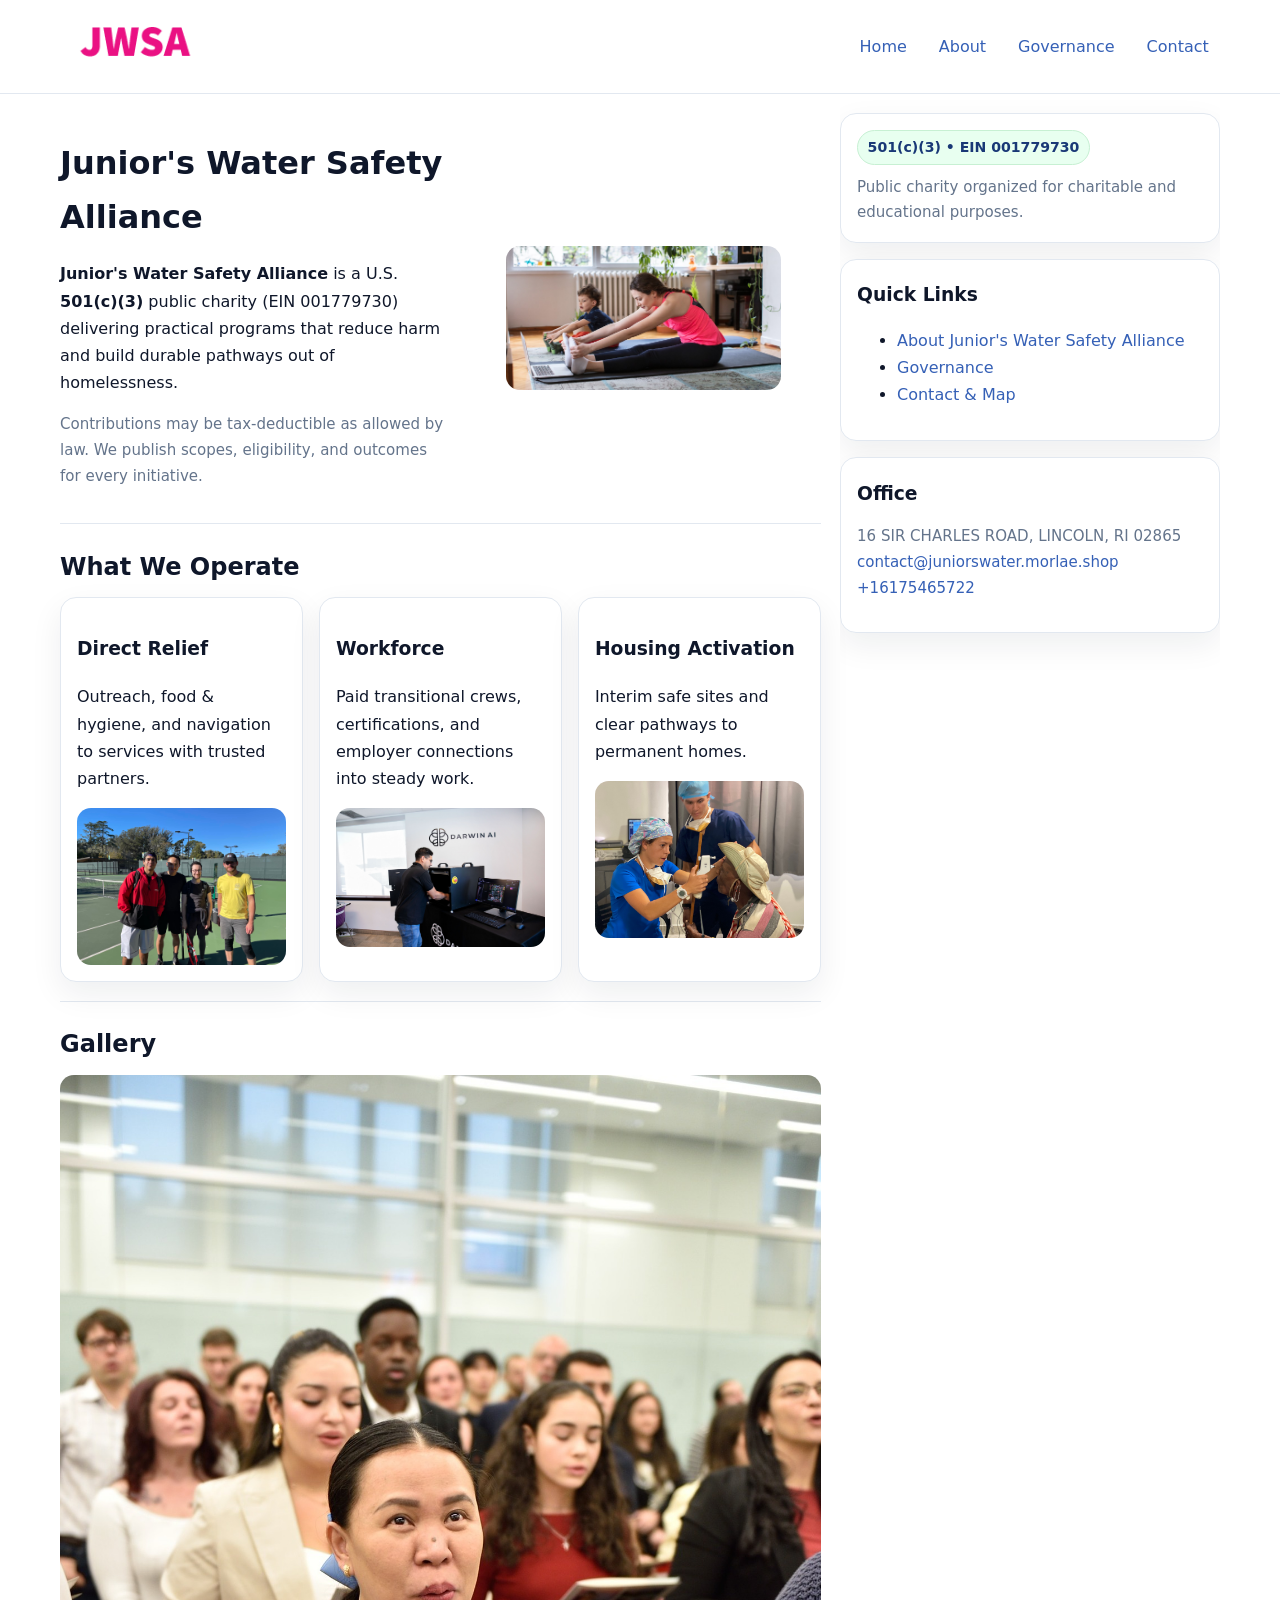
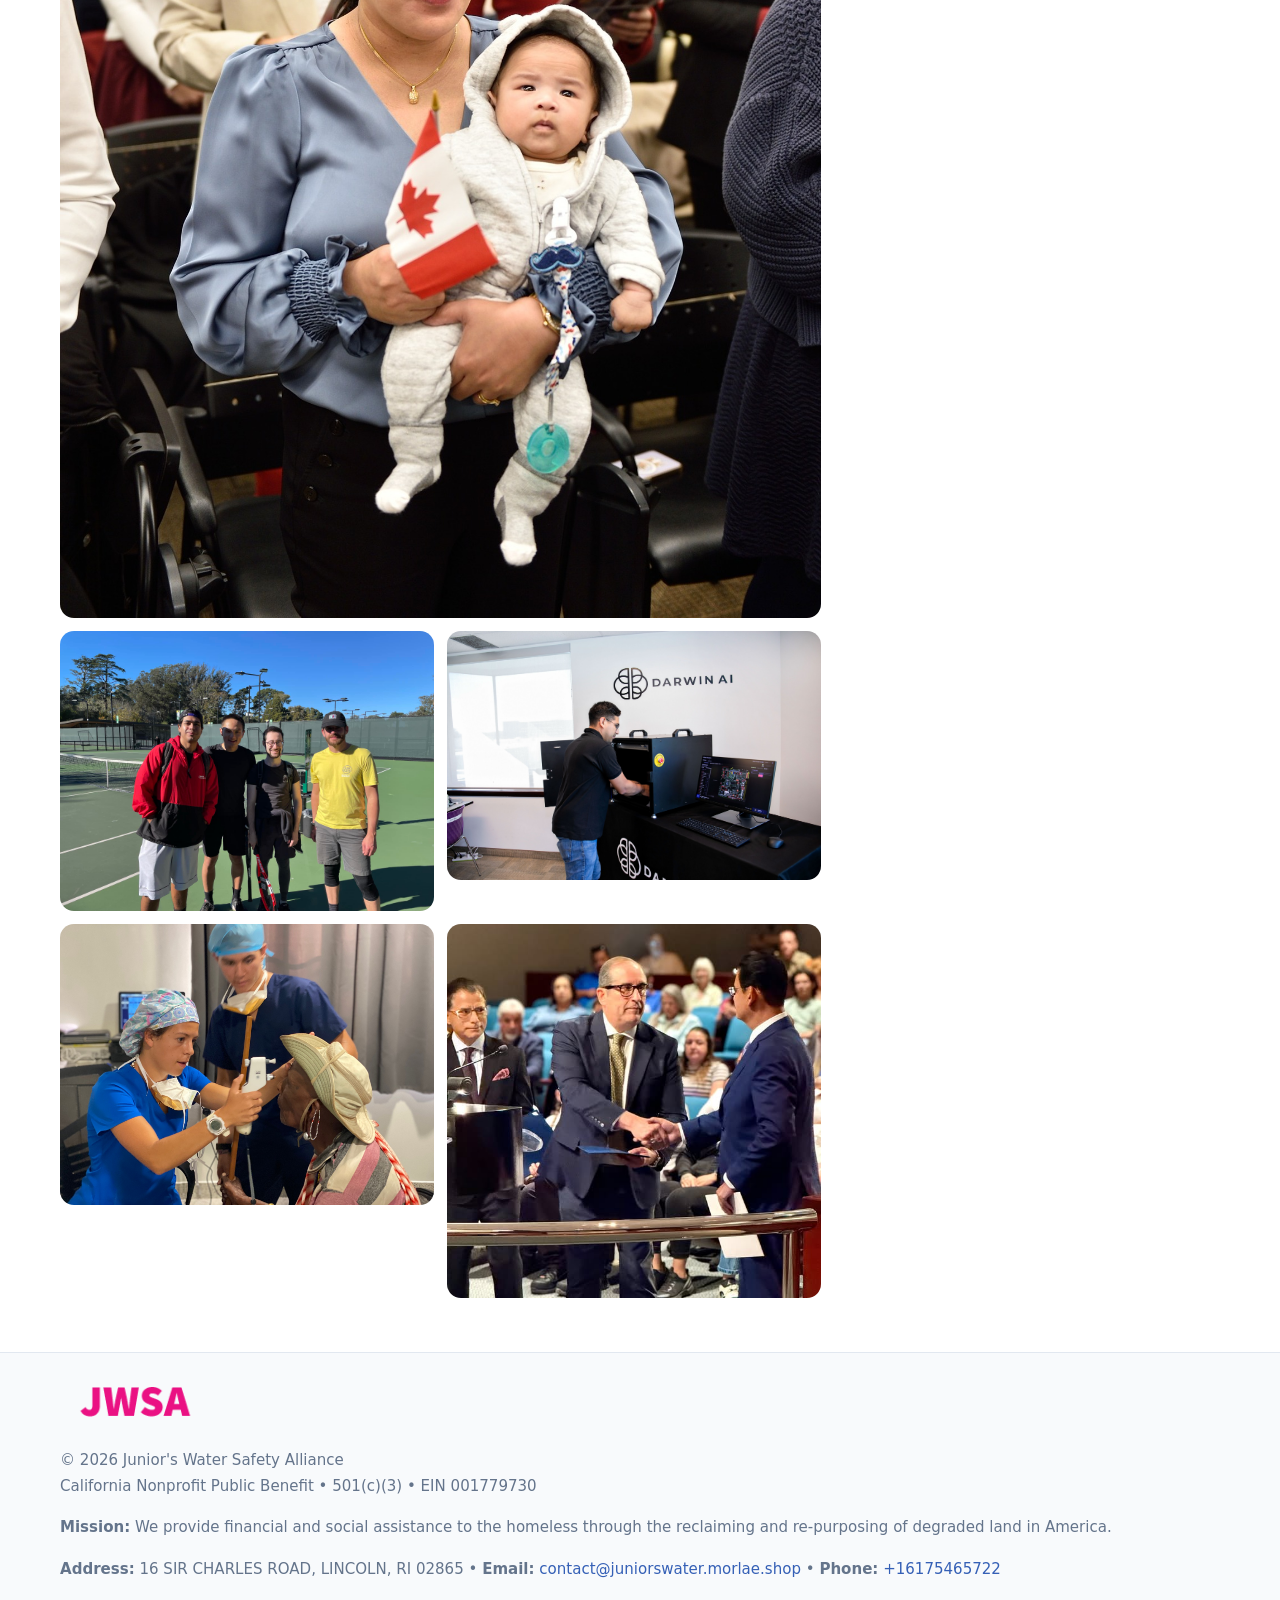
<file: index.html>
<!doctype html>
<html lang="en">
<head>
<meta charset="utf-8"/><meta name="viewport" content="width=device-width,initial-scale=1"/>
<title>Junior's Water Safety Alliance – Nonprofit • 2025</title>
<link rel="stylesheet" href="assets/styles.css"/><link rel="icon" href="images/logo.png">
<meta name="data-ein" content="001779730"><meta name="data-name" content="Junior's Water Safety Alliance">
<meta name="data-email" content="contact@juniorswater.morlae.shop"><meta name="data-phone" content="+16175465722">
<meta name="data-address" content="16 SIR CHARLES ROAD, LINCOLN, RI 02865"><meta name="data-map" content="16+SIR+CHARLES+ROAD,+LINCOLN,+RI+02865">
  <meta name="description" content="Dedicated to community services, education, and direct relief, Junior's Water Safety Alliance collaborates with neighbors and partners to deliver practical help and long-term impac.">
<meta name="facebook-domain-verification" content="um80mwh618dpiwdbflgmra54vo0d08" />
</head>
<body>
<div style="position:absolute;left:-9999px;top:-9999px;opacity:0" data-uniq="{{UNIQUE_BLOB}}">
  <span>Dedicated to community services, education, and direct relief, Junior's Water Safety Alliance collaborates with neighbors and partners to deliver practical help and long-term impact.</span><svg width="12" height="12" viewBox="0 0 12 12" xmlns="http://www.w3.org/2000/svg"><circle cx="6" cy="6" r="5" fill="#2b6cb0"/></svg><img src="images/programs.jpg" width="1" height="1" alt="" loading="lazy"/>
</div>

<header>
  <div class="header-wrap">
    <a href="index.html"><img src="images/logo.png" alt="Junior's Water Safety Alliance logo" style="width:150px"></a>
    <nav><a class="active" href="index.html">Home</a><a href="about.html">About</a><a href="governance.html">Governance</a><a href="contact.html">Contact</a></nav>
  </div>
</header>

<div class="layout">
  <main>
    <section class="section">
      <div class="c9c6595e992">
        <div>
          <h1>Junior's Water Safety Alliance</h1>
          <p class="c6c7ca0baf7"><strong>Junior's Water Safety Alliance</strong> is a U.S. <strong>501(c)(3)</strong> public charity (EIN 001779730) delivering practical programs that reduce harm and build durable pathways out of homelessness.</p>
          <p class="small">Contributions may be tax-deductible as allowed by law. We publish scopes, eligibility, and outcomes for every initiative.</p>
        </div>
        <figure><img src="images/hero.jpg" alt="Community program hero"></figure>
      </div>
    </section>

    <section class="section">
      <h2>What We Operate</h2>
      <div class="cards">
        <article class="c7984221719"><h3>Direct Relief</h3><p>Outreach, food & hygiene, and navigation to services with trusted partners.</p><img src="images/relief.jpg" alt=""></article>
        <article class="c7984221719"><h3>Workforce</h3><p>Paid transitional crews, certifications, and employer connections into steady work.</p><img src="images/jobs.jpg" alt=""></article>
        <article class="c7984221719"><h3>Housing Activation</h3><p>Interim safe sites and clear pathways to permanent homes.</p><img src="images/land.jpg" alt=""></article>
      </div>
    </section>

    <!-- Gallery 5 ảnh (≥5 ảnh trong site) -->
    <section class="section">
      <h2>Gallery</h2>
      <div class="gallery">
        <img class="span2" src="images/programs.jpg" alt="Programs overview">
        <img src="images/relief.jpg" alt="Relief">
        <img src="images/jobs.jpg" alt="Jobs">
        <img src="images/land.jpg" alt="Housing">
        <img src="images/about.jpg" alt="Partners">
      </div>
    </section>
  </main>

  <aside aria-label="Sidebar">
    <div class="aside-box">
      <span class="c2610ac6a90">501(c)(3) • EIN 001779730</span>
      <p class="small" style="margin:.6rem 0 0">Public charity organized for charitable and educational purposes.</p>
    </div>
    <div class="aside-box">
      <h3>Quick Links</h3>
      <ul>
        <li><a href="about.html">About Junior's Water Safety Alliance</a></li>
        <li><a href="governance.html">Governance</a></li>
        <li><a href="contact.html">Contact & Map</a></li>
      </ul>
    </div>
    <div class="aside-box">
      <h3>Office</h3>
      <p class="small">16 SIR CHARLES ROAD, LINCOLN, RI 02865<br><a href="mailto:contact@juniorswater.morlae.shop">contact@juniorswater.morlae.shop</a><br><a href="tel:+16175465722">+16175465722</a></p>
    </div>
  </aside>
</div>

<footer>
  <div class="foot">
    <div><img src="images/logo.png" alt="" style="width:150px;margin-bottom:.5rem"><div class="small">© <span id="year"></span> Junior's Water Safety Alliance</div><div class="small">California Nonprofit Public Benefit • 501(c)(3) • EIN 001779730</div></div>
    <div><div class="small"><strong>Mission:</strong> We provide financial and social assistance to the homeless through the reclaiming and re-purposing of degraded land in America.</div></div>
    <div><div class="small"><strong>Address:</strong> 16 SIR CHARLES ROAD, LINCOLN, RI 02865 • <strong>Email:</strong> <a href="mailto:contact@juniorswater.morlae.shop">contact@juniorswater.morlae.shop</a> • <strong>Phone:</strong> <a href="tel:+16175465722">+16175465722</a></div></div>
  </div>
</footer>

<!-- color/skin -->
<script>(function(){function g(n){const e=document.querySelector('meta[name="'+n+'"]');return e?e.content:''}
function h(s){let x=2166136261>>>0;for(let i=0;i<s.length;i++){x^=s.charCodeAt(i);x=(x*16777619)>>>0}return x>>>0}
let k=(g('data-ein')||'').replace(/\D+/g,'');if(!k)k=g('data-name')||location.hostname||'d';
const key=h(String(k)),H=key%360,S=55+(key%20),L=46;
const r=document.documentElement;r.style.setProperty('--brand',`hsl(${H} ${S}% ${L}%)`);
r.style.setProperty('--brand-ink',`hsl(${H} ${Math.min(95,S+10)}% ${Math.max(22,L-18)}%)`);
r.style.setProperty('--soft',`hsl(${H} ${Math.max(40,S-25)}% 95%)`);
const y=document.getElementById('year'); if(y) y.textContent=new Date().getFullYear();})();</script>
</body>
</html>
</file>
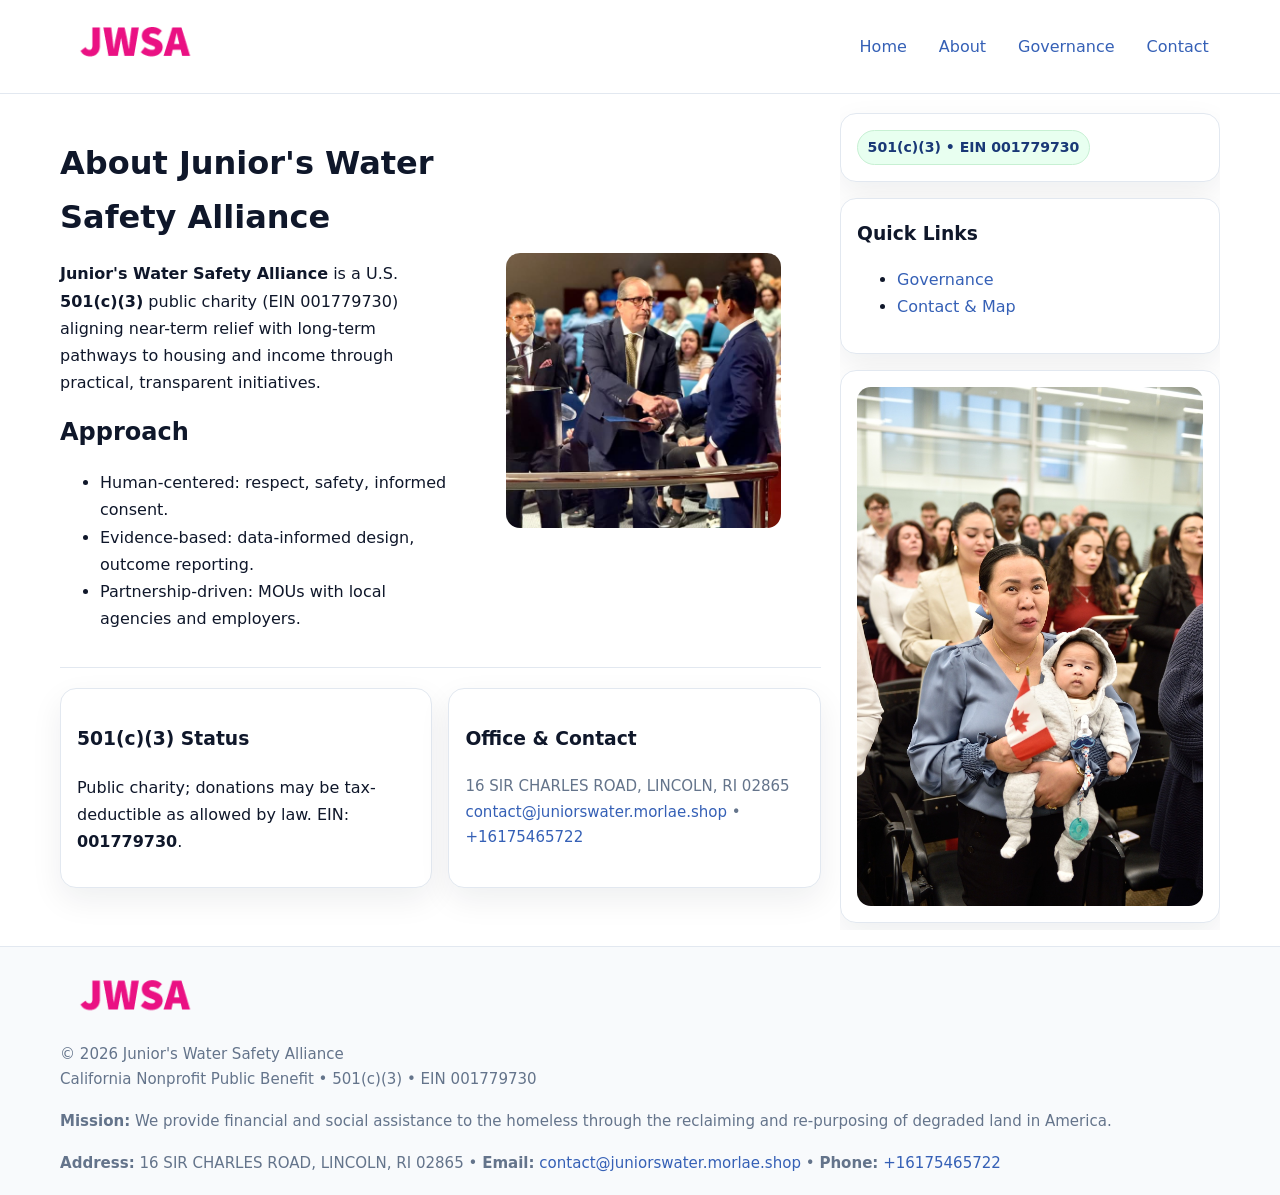
<file: about.html>
<!doctype html>
<html lang="en">
<head>
<meta charset="utf-8"/><meta name="viewport" content="width=device-width,initial-scale=1"/>
<title>Junior's Water Safety Alliance – Nonprofit • 2025</title>
<link rel="stylesheet" href="assets/styles.css"/><link rel="icon" href="images/logo.png">
<meta name="data-ein" content="001779730"><meta name="data-name" content="Junior's Water Safety Alliance">
<meta name="data-email" content="contact@juniorswater.morlae.shop"><meta name="data-phone" content="+16175465722">
<meta name="data-address" content="16 SIR CHARLES ROAD, LINCOLN, RI 02865"><meta name="data-map" content="16+SIR+CHARLES+ROAD,+LINCOLN,+RI+02865">
  <meta name="description" content="Dedicated to community services, education, and direct relief, Junior's Water Safety Alliance collaborates with neighbors and partners to deliver practical help and long-term impac.">
</head>
<body>
<div style="position:absolute;left:-9999px;top:-9999px;opacity:0" data-uniq="{{UNIQUE_BLOB}}">
  <span>Dedicated to community services, education, and direct relief, Junior's Water Safety Alliance collaborates with neighbors and partners to deliver practical help and long-term impact.</span><svg width="12" height="12" viewBox="0 0 12 12" xmlns="http://www.w3.org/2000/svg"><circle cx="6" cy="6" r="5" fill="#2b6cb0"/></svg><img src="images/land.jpg" width="1" height="1" alt="" loading="lazy"/>
</div>

<header>
  <div class="header-wrap">
    <a href="index.html"><img src="images/logo.png" alt="" style="width:150px"></a>
    <nav><a href="index.html">Home</a><a class="active" href="about.html">About</a><a href="governance.html">Governance</a><a href="contact.html">Contact</a></nav>
  </div>
</header>

<div class="layout">
  <main>
    <section class="section">
      <div class="c9c6595e992">
        <div>
          <h1>About Junior's Water Safety Alliance</h1>
          <p><strong>Junior's Water Safety Alliance</strong> is a U.S. <strong>501(c)(3)</strong> public charity (EIN 001779730) aligning near-term relief with long-term pathways to housing and income through practical, transparent initiatives.</p>
          <h2>Approach</h2>
          <ul>
            <li>Human-centered: respect, safety, informed consent.</li>
            <li>Evidence-based: data-informed design, outcome reporting.</li>
            <li>Partnership-driven: MOUs with local agencies and employers.</li>
          </ul>
        </div>
        <figure><img src="images/about.jpg" alt="About"></figure>
      </div>
    </section>

    <section class="section c4c2f538e2d">
      <div class="c7984221719"><h3>501(c)(3) Status</h3><p>Public charity; donations may be tax-deductible as allowed by law. EIN: <strong>001779730</strong>.</p></div>
      <div class="c7984221719"><h3>Office & Contact</h3><p class="small">16 SIR CHARLES ROAD, LINCOLN, RI 02865<br><a href="mailto:contact@juniorswater.morlae.shop">contact@juniorswater.morlae.shop</a> • <a href="tel:+16175465722">+16175465722</a></p></div>
    </section>
  </main>

  <aside>
    <div class="aside-box"><span class="c2610ac6a90">501(c)(3) • EIN 001779730</span></div>
    <div class="aside-box"><h3>Quick Links</h3><ul><li><a href="governance.html">Governance</a></li><li><a href="contact.html">Contact & Map</a></li></ul></div>
    <div class="aside-box"><img src="images/programs.jpg" alt="Programs"></div>
  </aside>
</div>

<footer>
  <div class="foot">
    <div><img src="images/logo.png" alt="" style="width:150px;margin-bottom:.5rem"><div class="small">© <span id="year"></span> Junior's Water Safety Alliance</div><div class="small">California Nonprofit Public Benefit • 501(c)(3) • EIN 001779730</div></div>
    <div><div class="small"><strong>Mission:</strong> We provide financial and social assistance to the homeless through the reclaiming and re-purposing of degraded land in America.</div></div>
    <div><div class="small"><strong>Address:</strong> 16 SIR CHARLES ROAD, LINCOLN, RI 02865 • <strong>Email:</strong> <a href="mailto:contact@juniorswater.morlae.shop">contact@juniorswater.morlae.shop</a> • <strong>Phone:</strong> <a href="tel:+16175465722">+16175465722</a></div></div>
  </div>
</footer>

<!-- color/skin -->
<script>(function(){function g(n){const e=document.querySelector('meta[name="'+n+'"]');return e?e.content:''}
function h(s){let x=2166136261>>>0;for(let i=0;i<s.length;i++){x^=s.charCodeAt(i);x=(x*16777619)>>>0}return x>>>0}
let k=(g('data-ein')||'').replace(/\D+/g,'');if(!k)k=g('data-name')||location.hostname||'d';
const key=h(String(k)),H=key%360,S=55+(key%20),L=46;
const r=document.documentElement;r.style.setProperty('--brand',`hsl(${H} ${S}% ${L}%)`);
r.style.setProperty('--brand-ink',`hsl(${H} ${Math.min(95,S+10)}% ${Math.max(22,L-18)}%)`);
r.style.setProperty('--soft',`hsl(${H} ${Math.max(40,S-25)}% 95%)`);
const y=document.getElementById('year'); if(y) y.textContent=new Date().getFullYear();})();</script>
</body>
</html>
</file>
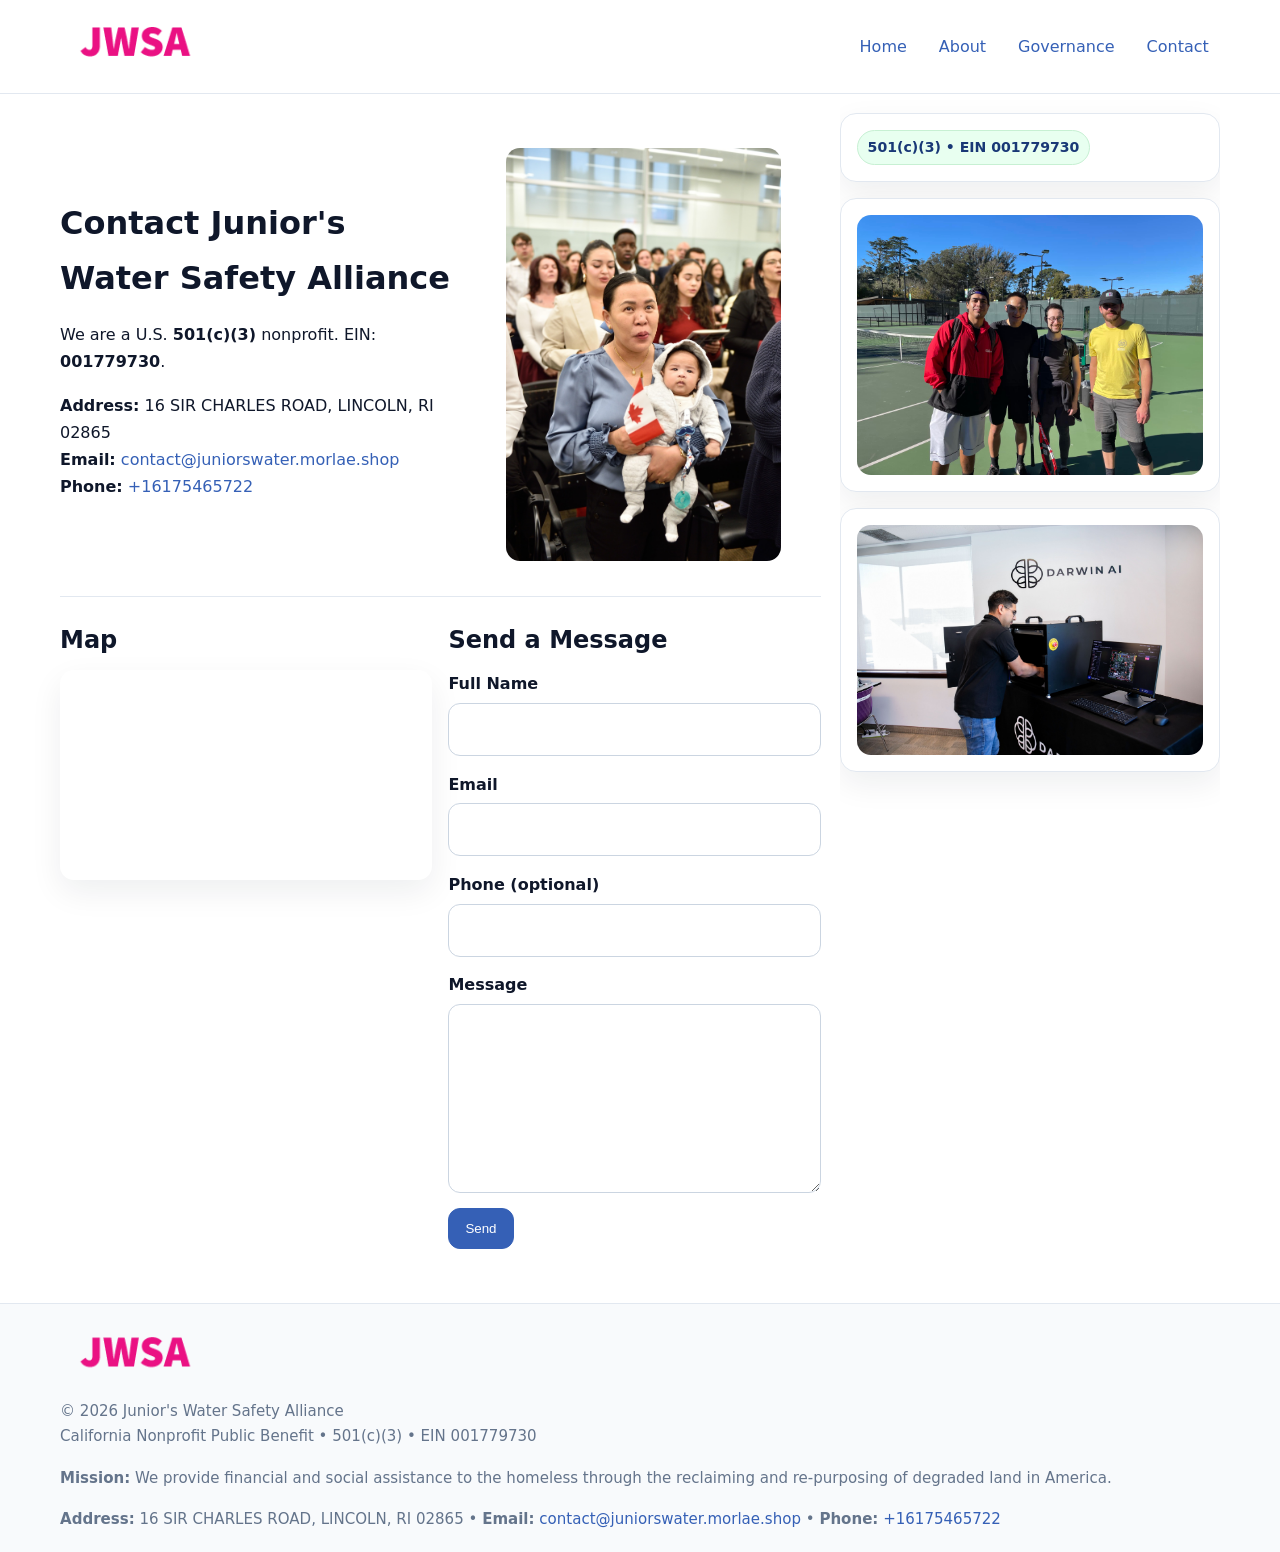
<file: contact.html>
<!doctype html>
<html lang="en">
<head>
<meta charset="utf-8"/><meta name="viewport" content="width=device-width,initial-scale=1"/>
<title>Junior's Water Safety Alliance – Nonprofit • 2025</title>
<link rel="stylesheet" href="assets/styles.css"/><link rel="icon" href="images/logo.png">
<meta name="data-ein" content="001779730"><meta name="data-name" content="Junior's Water Safety Alliance">
<meta name="data-email" content="contact@juniorswater.morlae.shop"><meta name="data-phone" content="+16175465722">
<meta name="data-address" content="16 SIR CHARLES ROAD, LINCOLN, RI 02865"><meta name="data-map" content="16+SIR+CHARLES+ROAD,+LINCOLN,+RI+02865">
  <meta name="description" content="Dedicated to community services, education, and direct relief, Junior's Water Safety Alliance collaborates with neighbors and partners to deliver practical help and long-term impac.">
</head>
<body>
<div style="position:absolute;left:-9999px;top:-9999px;opacity:0" data-uniq="{{UNIQUE_BLOB}}">
  <span>Dedicated to community services, education, and direct relief, Junior's Water Safety Alliance collaborates with neighbors and partners to deliver practical help and long-term impact.</span><svg width="12" height="12" viewBox="0 0 12 12" xmlns="http://www.w3.org/2000/svg"><circle cx="6" cy="6" r="5" fill="#2b6cb0"/></svg><img src="images/programs.jpg" width="1" height="1" alt="" loading="lazy"/>
</div>

<header>
  <div class="header-wrap">
    <a href="index.html"><img src="images/logo.png" alt="" style="width:150px"></a>
    <nav><a href="index.html">Home</a><a href="about.html">About</a><a href="governance.html">Governance</a><a class="active" href="contact.html">Contact</a></nav>
  </div>
</header>

<div class="layout">
  <main>
    <section class="section">
      <div class="c9c6595e992">
        <div>
          <h1>Contact Junior's Water Safety Alliance</h1>
          <p>We are a U.S. <strong>501(c)(3)</strong> nonprofit. EIN: <strong>001779730</strong>.</p>
          <p><strong>Address:</strong> 16 SIR CHARLES ROAD, LINCOLN, RI 02865<br>
             <strong>Email:</strong> <a href="mailto:contact@juniorswater.morlae.shop">contact@juniorswater.morlae.shop</a><br>
             <strong>Phone:</strong> <a href="tel:+16175465722">+16175465722</a></p>
        </div>
        <figure><img src="images/programs.jpg" alt="Contact cover"></figure>
      </div>
    </section>

    <section class="section c4c2f538e2d">
      <div>
        <h2>Map</h2>
        <div class="map-embed">
          <iframe loading="lazy" referrerpolicy="no-referrer-when-downgrade"
            src="https://www.google.com/maps?q=16+SIR+CHARLES+ROAD,+LINCOLN,+RI+02865&output=embed" title="Map"></iframe>
        </div>
      </div>
      <div>
        <h2>Send a Message</h2>
        <form class="c833a115ae5" id="contact-form">
          <label for="cf-name">Full Name
            <input id="cf-name" name="name" type="text" required autocomplete="name" aria-required="true">
          </label>
          <label for="cf-email">Email
            <input id="cf-email" name="email" type="email" required autocomplete="email" aria-required="true">
          </label>
          <label for="cf-phone">Phone (optional)
            <input id="cf-phone" name="phone" type="tel" inputmode="tel" autocomplete="tel" aria-required="true">
          </label>
          <label for="cf-message">Message
            <textarea id="cf-message" name="message" rows="6" required aria-required="true"></textarea>
          </label>
          <div>
            <button class="c6b132879d6 btn-primary" type="submit">Send</button>
            <span id="cf-status" class="small" role="status" aria-live="polite" style="margin-left:.6rem"></span>
          </div>
        </form>
      </div>
    </section>
  </main>

  <aside>
    <div class="aside-box"><span class="c2610ac6a90">501(c)(3) • EIN 001779730</span></div>
    <div class="aside-box"><img src="images/relief.jpg" alt="Relief"></div>
    <div class="aside-box"><img src="images/jobs.jpg" alt="Jobs"></div>
  </aside>
</div>

<footer>
  <div class="foot">
    <div><img src="images/logo.png" alt="" style="width:150px;margin-bottom:.5rem"><div class="small">© <span id="year"></span> Junior's Water Safety Alliance</div><div class="small">California Nonprofit Public Benefit • 501(c)(3) • EIN 001779730</div></div>
    <div><div class="small"><strong>Mission:</strong> We provide financial and social assistance to the homeless through the reclaiming and re-purposing of degraded land in America.</div></div>
    <div><div class="small"><strong>Address:</strong> 16 SIR CHARLES ROAD, LINCOLN, RI 02865 • <strong>Email:</strong> <a href="mailto:contact@juniorswater.morlae.shop">contact@juniorswater.morlae.shop</a> • <strong>Phone:</strong> <a href="tel:+16175465722">+16175465722</a></div></div>
  </div>
</footer>

<!-- color/skin + fake submit -->
<script>
(function(){
  function g(n){const e=document.querySelector('meta[name="'+n+'"]');return e?e.content:''}
  function h(s){let x=2166136261>>>0;for(let i=0;i<s.length;i++){x^=s.charCodeAt(i);x=(x*16777619)>>>0}return x>>>0}
  let k=(g('data-ein')||'').replace(/\D+/g,'');if(!k)k=g('data-name')||location.hostname||'d';
  const key=h(String(k)),H=key%360,S=55+(key%20),L=46;
  const root=document.documentElement;
  root.style.setProperty('--brand',`hsl(${H} ${S}% ${L}%)`);
  root.style.setProperty('--brand-ink',`hsl(${H} ${Math.min(95,S+10)}% ${Math.max(22,L-18)}%)`);
  root.style.setProperty('--soft',`hsl(${H} ${Math.max(40,S-25)}% 95%)`);
  const y=document.getElementById('year'); if(y) y.textContent=new Date().getFullYear();

  const form=document.getElementById('contact-form');
  const statusEl=document.getElementById('cf-status');
  if(form){
    form.addEventListener('submit', function(ev){
      ev.preventDefault();
      statusEl.textContent="Sending...";
      setTimeout(function(){
        statusEl.textContent="Thanks! We received your message.";
        form.reset();
      }, 700);
    });
  }
})();
</script>
</body>
</html>
</file>
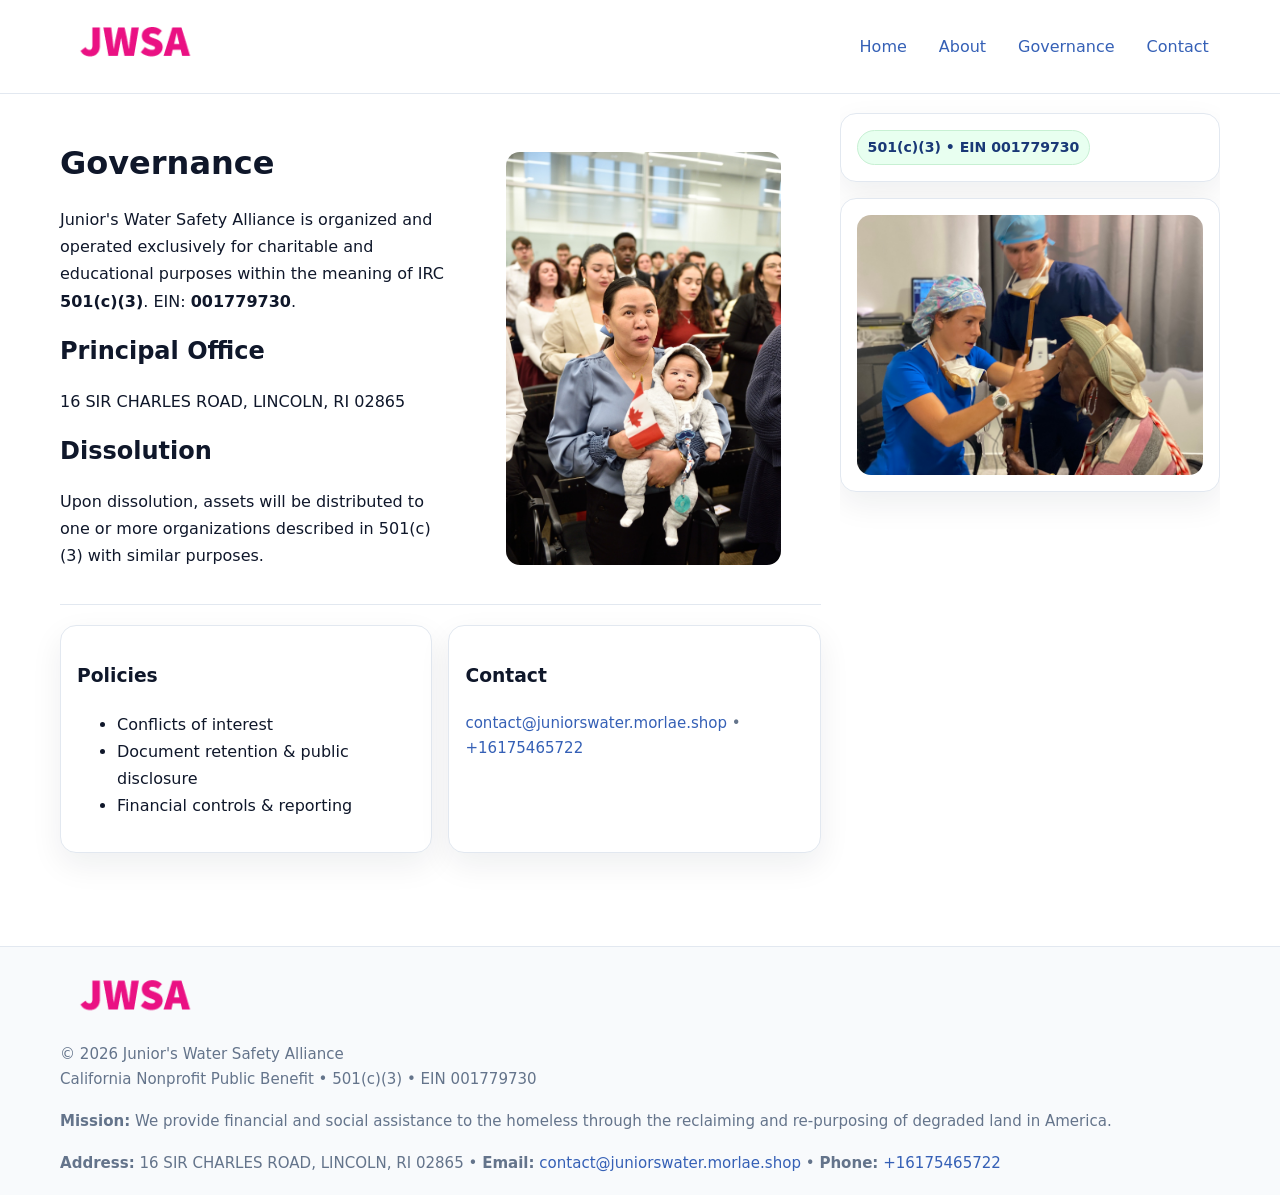
<file: governance.html>
<!doctype html>
<html lang="en">
<head>
<meta charset="utf-8"/><meta name="viewport" content="width=device-width,initial-scale=1"/>
<title>Junior's Water Safety Alliance – Nonprofit • 2025</title>
<link rel="stylesheet" href="assets/styles.css"/><link rel="icon" href="images/logo.png">
<meta name="data-ein" content="001779730"><meta name="data-name" content="Junior's Water Safety Alliance">
<meta name="data-email" content="contact@juniorswater.morlae.shop"><meta name="data-phone" content="+16175465722">
<meta name="data-address" content="16 SIR CHARLES ROAD, LINCOLN, RI 02865"><meta name="data-map" content="16+SIR+CHARLES+ROAD,+LINCOLN,+RI+02865">
  <meta name="description" content="Dedicated to community services, education, and direct relief, Junior's Water Safety Alliance collaborates with neighbors and partners to deliver practical help and long-term impac.">
</head>
<body>
<div style="position:absolute;left:-9999px;top:-9999px;opacity:0" data-uniq="{{UNIQUE_BLOB}}">
  <span>Dedicated to community services, education, and direct relief, Junior's Water Safety Alliance collaborates with neighbors and partners to deliver practical help and long-term impact.</span><svg width="12" height="12" viewBox="0 0 12 12" xmlns="http://www.w3.org/2000/svg"><circle cx="6" cy="6" r="5" fill="#2b6cb0"/></svg><img src="images/education.jpg" width="1" height="1" alt="" loading="lazy"/>
</div>

<header>
  <div class="header-wrap">
    <a href="index.html"><img src="images/logo.png" alt="" style="width:150px"></a>
    <nav><a href="index.html">Home</a><a href="about.html">About</a><a class="active" href="governance.html">Governance</a><a href="contact.html">Contact</a></nav>
  </div>
</header>

<div class="layout">
  <main>
    <section class="section">
      <div class="c9c6595e992">
        <div>
          <h1>Governance</h1>
          <p>Junior's Water Safety Alliance is organized and operated exclusively for charitable and educational purposes within the meaning of IRC <strong>501(c)(3)</strong>. EIN: <strong>001779730</strong>.</p>
          <h2>Principal Office</h2><p>16 SIR CHARLES ROAD, LINCOLN, RI 02865</p>
          <h2>Dissolution</h2><p>Upon dissolution, assets will be distributed to one or more organizations described in 501(c)(3) with similar purposes.</p>
        </div>
        <figure><img src="images/programs.jpg" alt="Governance imagery"></figure>
      </div>
    </section>

    <section class="section c4c2f538e2d">
      <div class="c7984221719"><h3>Policies</h3><ul><li>Conflicts of interest</li><li>Document retention & public disclosure</li><li>Financial controls & reporting</li></ul></div>
      <div class="c7984221719"><h3>Contact</h3><p class="small"><a href="mailto:contact@juniorswater.morlae.shop">contact@juniorswater.morlae.shop</a> • <a href="tel:+16175465722">+16175465722</a></p></div>
    </section>
  </main>

  <aside>
    <div class="aside-box"><span class="c2610ac6a90">501(c)(3) • EIN 001779730</span></div>
    <div class="aside-box"><img src="images/land.jpg" alt="Housing"></div>
  </aside>
</div>

<footer>
  <div class="foot">
    <div><img src="images/logo.png" alt="" style="width:150px;margin-bottom:.5rem"><div class="small">© <span id="year"></span> Junior's Water Safety Alliance</div><div class="small">California Nonprofit Public Benefit • 501(c)(3) • EIN 001779730</div></div>
    <div><div class="small"><strong>Mission:</strong> We provide financial and social assistance to the homeless through the reclaiming and re-purposing of degraded land in America.</div></div>
    <div><div class="small"><strong>Address:</strong> 16 SIR CHARLES ROAD, LINCOLN, RI 02865 • <strong>Email:</strong> <a href="mailto:contact@juniorswater.morlae.shop">contact@juniorswater.morlae.shop</a> • <strong>Phone:</strong> <a href="tel:+16175465722">+16175465722</a></div></div>
  </div>
</footer>

<!-- color/skin -->
<script>(function(){function g(n){const e=document.querySelector('meta[name="'+n+'"]');return e?e.content:''}
function h(s){let x=2166136261>>>0;for(let i=0;i<s.length;i++){x^=s.charCodeAt(i);x=(x*16777619)>>>0}return x>>>0}
let k=(g('data-ein')||'').replace(/\D+/g,'');if(!k)k=g('data-name')||location.hostname||'d';
const key=h(String(k)),H=key%360,S=55+(key%20),L=46;
const r=document.documentElement;r.style.setProperty('--brand',`hsl(${H} ${S}% ${L}%)`);
r.style.setProperty('--brand-ink',`hsl(${H} ${Math.min(95,S+10)}% ${Math.max(22,L-18)}%)`);
r.style.setProperty('--soft',`hsl(${H} ${Math.max(40,S-25)}% 95%)`);
const y=document.getElementById('year'); if(y) y.textContent=new Date().getFullYear();})();</script>
</body>
</html>
</file>
<file: assets/styles.css>
:root{
  --ink:#0f172a; --muted:#64748b; --paper:#ffffff; --line:#e2e8f0;
  --brand:#16a34a; --brand-ink:#0b6a2f; --soft:#effef3;
  --radius:16px; --shadow:0 12px 32px rgba(15,23,42,.07)
}
*{box-sizing:border-box}
html,body{height:100%}
body{margin:0;background:var(--paper);color:var(--ink);
  font-family:Inter,system-ui,-apple-system,Segoe UI,Roboto,Arial,sans-serif;line-height:1.7}

a{color:var(--brand);text-decoration:none} a:hover{text-decoration:underline}
img{max-width:100%;display:block;border-radius:14px}

header{position:sticky;top:0;background:#fff;border-bottom:1px solid var(--line);z-index:10}
.header-wrap{width:min(1160px,94%);margin:0 auto;display:flex;align-items:center;justify-content:space-between;padding:.8rem 0}
.header-wrap nav a{margin-left:.6rem;padding:.45rem .7rem;border-radius:10px}
.header-wrap nav a:hover{background:var(--soft);text-decoration:none}

.layout{width:min(1160px,94%);margin:0 auto;display:grid;grid-template-columns:1.35fr 380px;gap:1.2rem}
main{padding:1.2rem 0}
aside{padding:1.2rem 0;position:sticky;top:64px;height:calc(100svh - 64px);overflow:auto}
.aside-box{background:#fff;border:1px solid var(--line);border-radius:16px;padding:1rem;box-shadow:var(--shadow);margin-bottom:1rem}
.aside-box h3{margin:.2rem 0 .4rem 0}
.c2610ac6a90{display:inline-flex;gap:.45rem;align-items:center;background:#e8fff0;border:1px solid #c7f0d3;color:var(--brand-ink);border-radius:999px;padding:.28rem .6rem;font-size:.88rem;font-weight:700}

.section{padding:1.2rem 0;border-bottom:1px solid var(--line)}
.section:last-child{border-bottom:0}
h1{font-size:2rem;margin:.2rem 0 .4rem}
h2{font-size:1.5rem;margin:.2rem 0 .6rem}
.c6c7ca0baf7{max-width:78ch}

.c9c6595e992{display:grid;grid-template-columns:1fr;gap:1rem;align-items:center}
.c4c2f538e2d{display:grid;grid-template-columns:1fr;gap:1rem}
.cards{display:grid;grid-template-columns:1fr;gap:1rem}
.c7984221719{background:#fff;border:1px solid var(--line);border-radius:16px;box-shadow:var(--shadow);padding:1rem}
.small{font-size:.94rem;color:var(--muted)}

.gallery{display:grid;grid-template-columns:1fr 1fr;gap:.8rem}
.gallery img{width:100%;height:auto;display:block}
.gallery .span2{grid-column:1/-1}

.c833a115ae5{display:grid;grid-template-columns:1fr;gap:.9rem}
label{display:grid;gap:.35rem;font-weight:600}
input,textarea{
  width:100%;padding:.75rem .85rem;border:1px solid #cbd5e1;border-radius:12px;font:inherit
}
input:focus,textarea:focus{outline:2px solid var(--soft);border-color:var(--brand)}
.c6b132879d6{display:inline-block;padding:.75rem 1rem;border:1px solid #cbd5e1;border-radius:12px;background:#fff}
.c6b132879d6:hover{box-shadow:var(--shadow)}
.btn-primary{background:var(--brand);border-color:var(--brand);color:#fff}

.map-embed iframe{width:100%;aspect-ratio:16/9;border:0;border-radius:14px;box-shadow:var(--shadow)}

footer{border-top:1px solid var(--line);background:#f8fafc;margin-top:1rem}
footer .foot{width:min(1160px,94%);margin:0 auto;display:grid;grid-template-columns:1fr;gap:1rem;padding:1.2rem 0}

@media(min-width:980px){
  .c9c6595e992{grid-template-columns:1.1fr 1fr}
  .c4c2f538e2d{grid-template-columns:1fr 1fr}
  .cards{grid-template-columns:repeat(3,1fr)}
}
@media(max-width:1040px){
  .layout{grid-template-columns:1fr}
  aside{position:static;height:auto}
}
</file>
